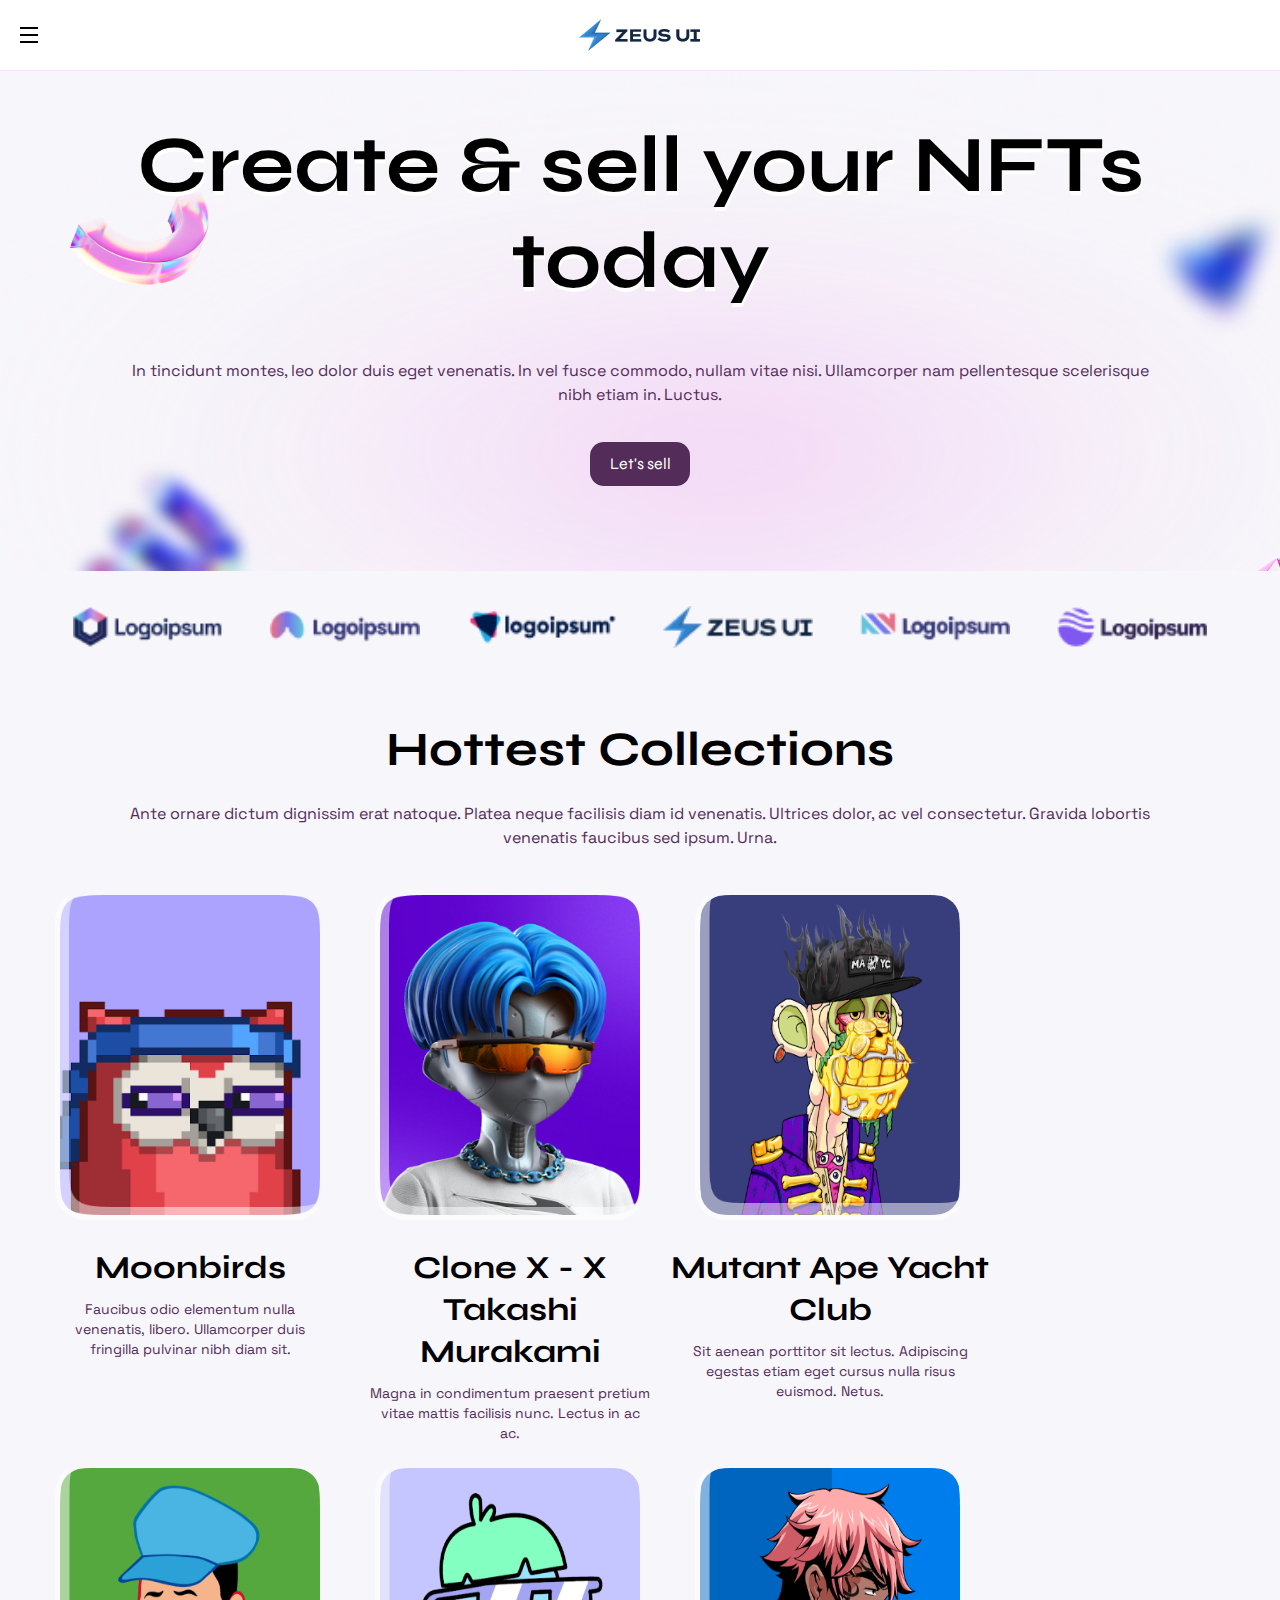
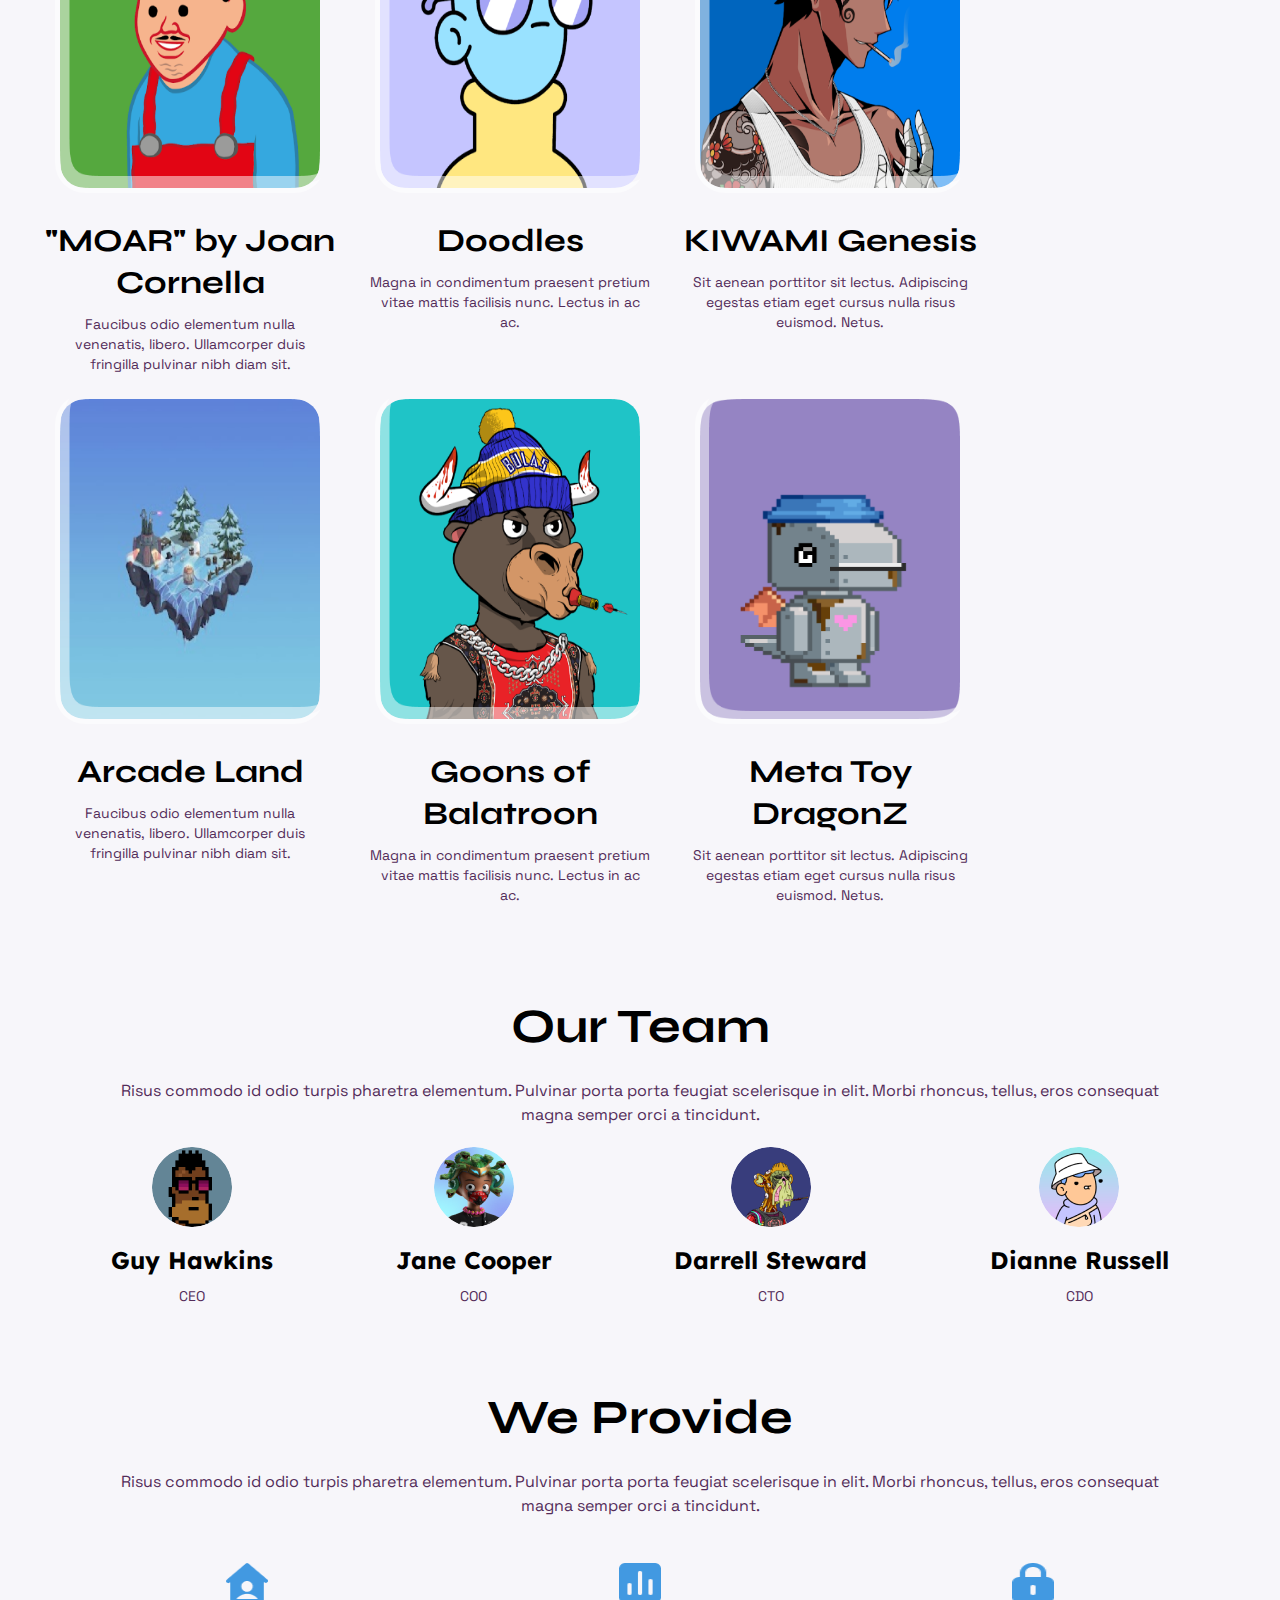
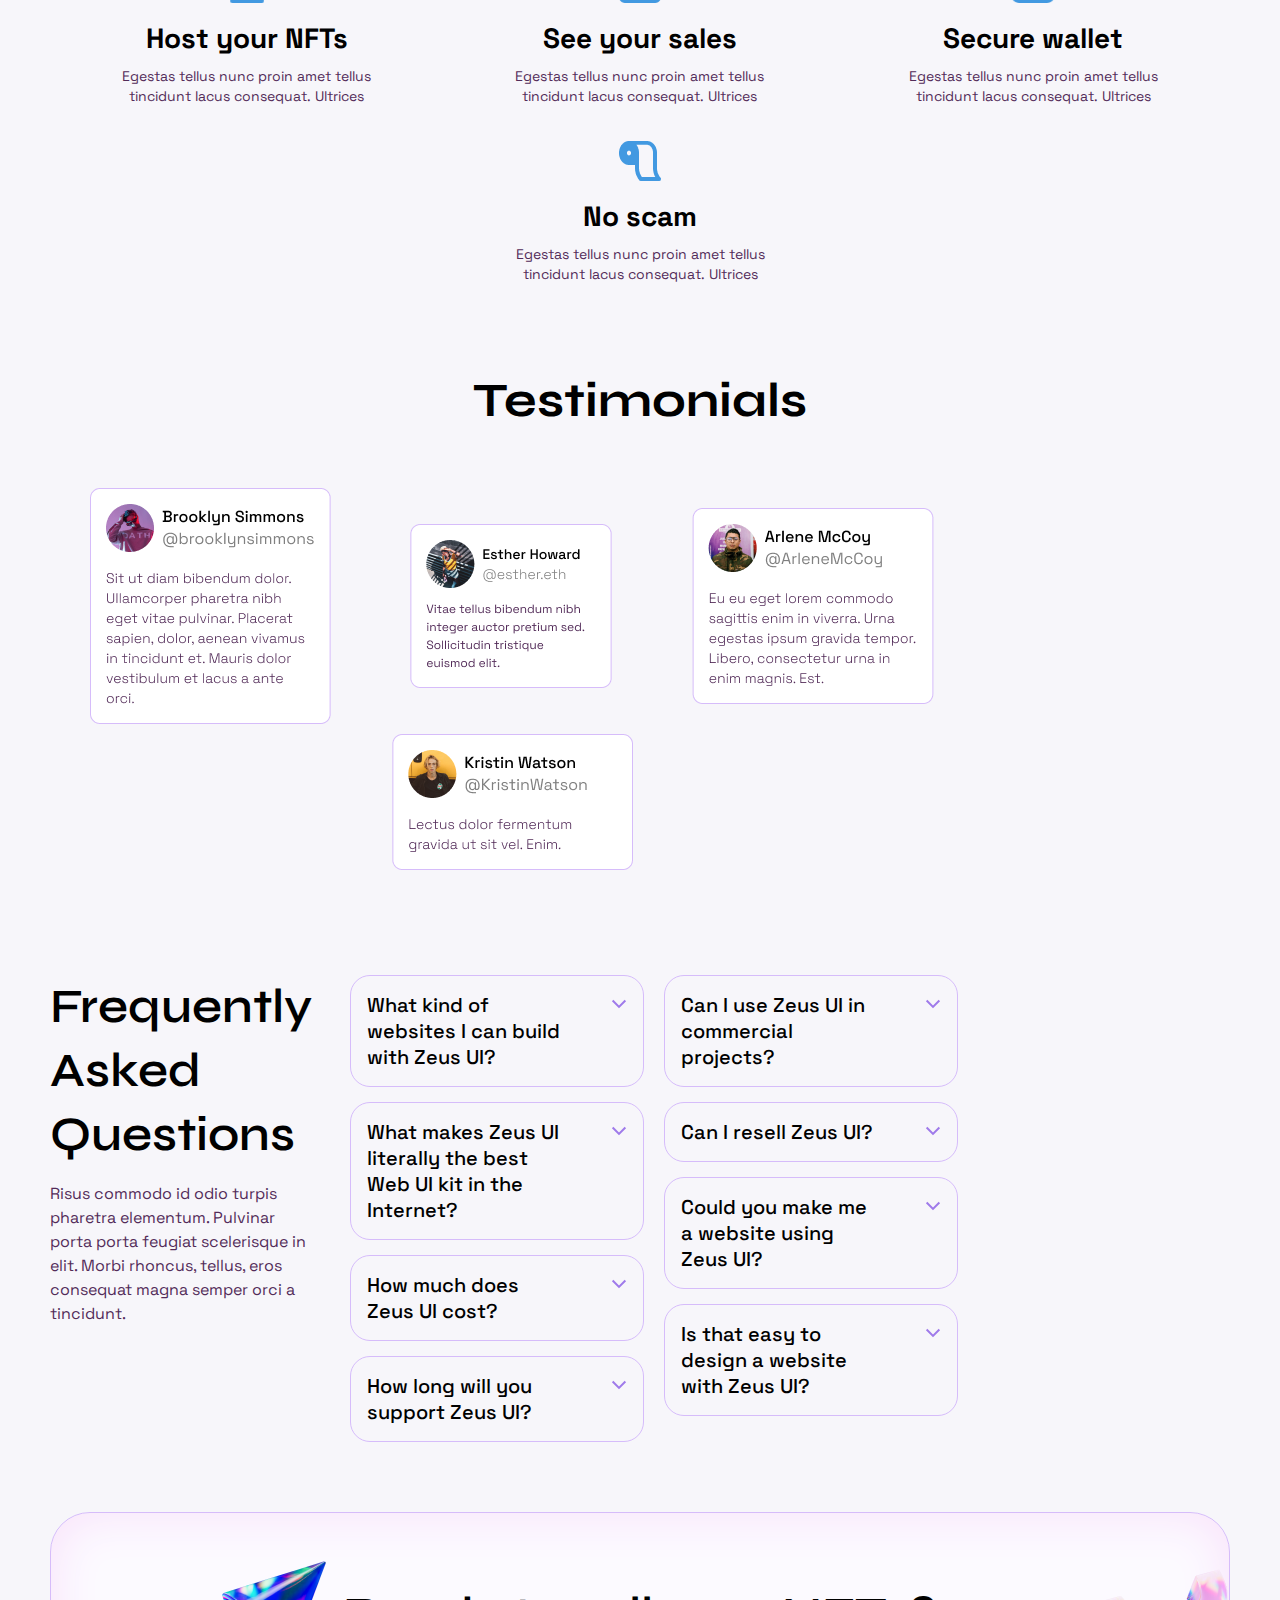
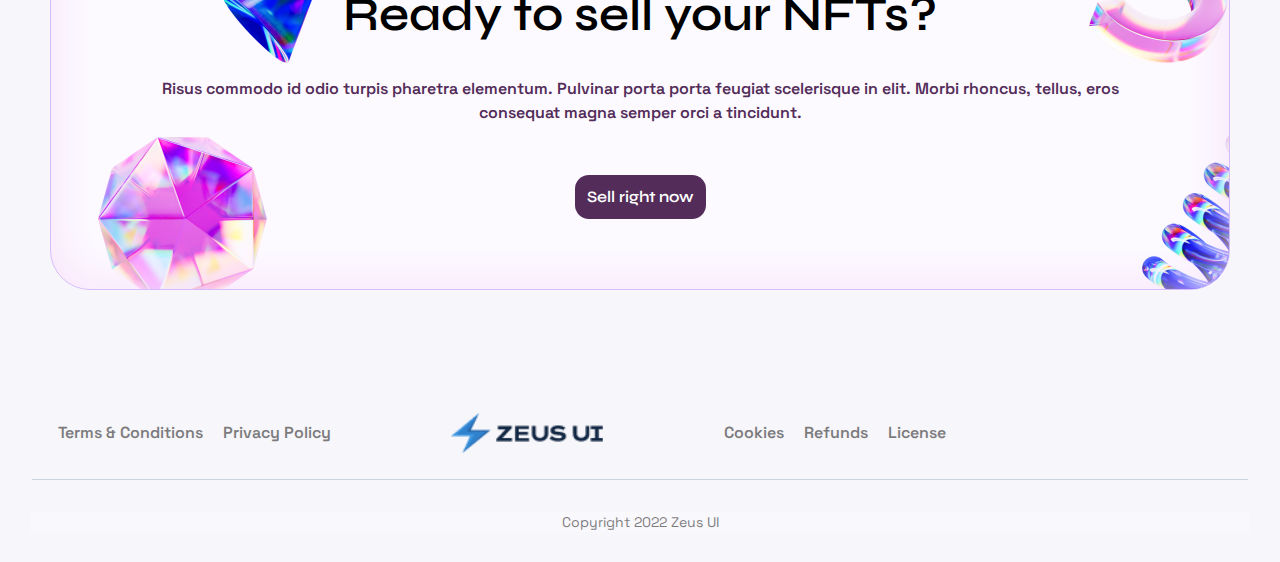
<file: index.html>
<!DOCTYPE html>
<html lang="en">
	<head>
		<title>page 2</title>
		<meta charset="UTF-8" />
		<meta http-equiv="X-UA-Compatible" content="IE=edge" />
		<meta name="viewport" content="width=device-width, initial-scale=1.0" />
		<link href="reset.css" rel="stylesheet" />
		<link href="style.css" rel="stylesheet" />
		<link
			href="https://fonts.googleapis.com/css2?family=Syne&family=Space+Mono&display=swap"
			rel="stylesheet"
		/>
		<link
			href="https://fonts.googleapis.com/css2?family=Space+Grotesk&family=Space+Mono&display=swap"
			rel="stylesheet"
		/>
		<link
			href="https://fonts.googleapis.com/css2?family=Lexend+Deca:wght@300&display=swap"
			rel="stylesheet"
		/>
	</head>

	<body>
		<header class="top_bar">
			<div class="menu_button">
				<div class="menu_button_line"></div>
				<div class="menu_button_line"></div>
				<div class="menu_button_line"></div>
			</div>
			<img src=".\images\main_logo.png" alt="logo" />
		</header>

		<main>
			<section id="banner_main">
				<h1>Create & sell your NFTs today</h1>
				<p>
					In tincidunt montes, leo dolor duis eget venenatis. In vel fusce
					commodo, nullam vitae nisi. Ullamcorper nam pellentesque scelerisque
					nibh etiam in. Luctus.
				</p>
				<button>Let's sell</button>
			</section>

			<section id="logos">
				<img src=".\images\logo_1.png" alt="logo" />
				<img src=".\images\logo_2.png" alt="logo" />
				<img src=".\images\logo_3.png" alt="logo" />
				<img src=".\images\logo_4.png" alt="logo" />
				<img src=".\images\logo_5.png" alt="logo" />
				<img src=".\images\logo_6.png" alt="logo" />
			</section>

			<section id="hottest">
				<h1>Hottest Collections</h1>

					<p class="hottest_p">
						Ante ornare dictum dignissim erat natoque. Platea neque facilisis
						diam id venenatis. Ultrices dolor, ac vel consectetur. Gravida
						lobortis venenatis faucibus sed ipsum. Urna.
					</p>

				<div class="collections">
					<div class="Moonbirds">
						<img src=".\images\moonbirds.png" />
						<h2>Moonbirds</h2>
						<p>
							Faucibus odio elementum nulla venenatis, libero. Ullamcorper duis
							fringilla pulvinar nibh diam sit.
						</p>
					</div>

					<div class="Clone">
						<img src=".\images\clone.png" />
						<h2>Clone X - X Takashi Murakami</h2>
						<p>
							Magna in condimentum praesent pretium vitae mattis facilisis nunc.
							Lectus in ac ac.
						</p>
					</div>


          <div class="Ape">
            <img src=".\images\ape.png" />
            <h2>Mutant Ape Yacht Club</h2>
            <p>
              Sit aenean porttitor sit lectus. Adipiscing egestas etiam eget cursus nulla risus euismod. Netus.
            </p>
          </div>

          <div class="Moar">
            <img src=".\images\moar.png" />
            <h2>"MOAR" by Joan Cornella</h2>
            <p>
              Faucibus odio elementum nulla venenatis, libero. Ullamcorper duis fringilla pulvinar nibh diam sit.
            </p>
          </div>

          <div class="Doodles">
            <img src=".\images\doodles.png" />
            <h2>Doodles</h2>
            <p>
              Magna in condimentum praesent pretium vitae mattis facilisis nunc. Lectus in ac ac.
            </p>
          </div>

          <div class="Genesis">
            <img src=".\images\genesis.png" />
            <h2>KIWAMI Genesis</h2>
            <p>
              Sit aenean porttitor sit lectus. Adipiscing egestas etiam eget cursus nulla risus euismod. Netus.
            </p>
          </div>

          <div class="Arcade">
            <img src=".\images\arcade.png" />
            <h2>Arcade Land</h2>
            <p>
              Faucibus odio elementum nulla venenatis, libero. Ullamcorper duis fringilla pulvinar nibh diam sit.
            </p>
          </div>

          <div class="Goons">
            <img src=".\images\goons.png" />
            <h2>Goons of Balatroon</h2>
            <p>
              Magna in condimentum praesent pretium vitae mattis facilisis nunc. Lectus in ac ac.
          </div>


					<div class="Dragon">
						<img src=".\images\dragon.png" />
						<h2>Meta Toy DragonZ</h2>
						<p>
							Sit aenean porttitor sit lectus. Adipiscing egestas etiam eget
							cursus nulla risus euismod. Netus.
						</p>
					</div>







				</div>
			</section>

			<section id="our_team">
				<h1>Our Team</h1>
				
					<p class="our_team_p">
						Risus commodo id odio turpis pharetra elementum. Pulvinar porta
						porta feugiat scelerisque in elit. Morbi rhoncus, tellus, eros
						consequat magna semper orci a tincidunt.
					</p>
				
				<div class="team">
					<div>
						<img src=".\images\team_1.png" />
						<h3>Guy Hawkins</h3>
						<p>CEO</p>
					</div>
					<div>
						<img src=".\images\team_2.png" />
						<h3>Jane Cooper</h3>
						<p>COO</p>
					</div>
					<div>
						<img src=".\images\team_3.png" />
						<h3>Darrell Steward</h3>
						<p>CTO</p>
					</div>
					<div>
						<img src=".\images\team_4.png" />
						<h3>Dianne Russell</h3>
						<p>CDO</p>
					</div>
				</div>
			</section>

			<section id="we_provide">
				<h1>We Provide</h1>

					<p class="we_provide_p">
						Risus commodo id odio turpis pharetra elementum. Pulvinar porta
						porta feugiat scelerisque in elit. Morbi rhoncus, tellus, eros
						consequat magna semper orci a tincidunt.
					</p>

				<div class="benefits">
					<div class="benefit">
						<img src=".\images\Vector_house.png" />
						<h3>Host your NFTs</h3>
						<p>
							Egestas tellus nunc proin amet tellus tincidunt lacus consequat.
							Ultrices
						</p>
					</div>

					<div class="benefit">
						<img src=".\images\Vector_stats.png" />
						<h3>See your sales</h3>
						<p>
							Egestas tellus nunc proin amet tellus tincidunt lacus consequat.
							Ultrices
						</p>
					</div>

					<div class="benefit">
						<img src=".\images\Vector_lock.png" />
						<h3>Secure wallet</h3>
						<p>
							Egestas tellus nunc proin amet tellus tincidunt lacus consequat. Ultrices
						</p>
					</div>

					<div class="benefit">
						<img src=".\images\Vector_toilet.png" />
						<h3>No scam</h3>
						<p>
							Egestas tellus nunc proin amet tellus tincidunt lacus consequat.
							Ultrices
						</p>
					</div>
				</div>
			</section>

			<section id="testimonials">
				<h1>Testimonials</h1>
				<div class="contain_testimonials">
					<img src=".\images\testimonial_1.png" alt="testimonial" />
					<img src=".\images\testimonial_2.png" alt="testimonial" />
					<img src=".\images\testimonial_3.png" alt="testimonial" />
					<img src=".\images\testimonial_4.png" alt="testimonial" />
				</div>
			</section>

			<section id="questions">
				
				<div class="questions_part1">
				<h1>Frequently Asked Questions</h1>
				<p class="questions_p">
					Risus commodo id odio turpis pharetra elementum. Pulvinar porta porta
					feugiat scelerisque in elit. Morbi rhoncus, tellus, eros consequat
					magna semper orci a tincidunt.
				</p></div>
				<div class="questions_part2">
				<div class="question">
					<p>What kind of websites I can build with Zeus UI?</p>
					<div class="arrow">
						<svg
							width="20"
							height="20"
							viewBox="0 0 20 20"
							fill="none"
							xmlns="http://www.w3.org/2000/svg"
						>
							<path
								d="M6.34317 7.75732L4.92896 9.17154L12 16.2426L19.0711 9.17157L17.6569 7.75735L12 13.4142L6.34317 7.75732Z"
								fill="currentColor"
							/>
						</svg>
					</div>
				</div>

				<div class="question">
					<p>
						What makes Zeus UI literally the best Web UI kit in the Internet?
					</p>
					<div class="arrow">
						<svg
							width="20"
							height="20"
							viewBox="0 0 20 20"
							fill="none"
							xmlns="http://www.w3.org/2000/svg"
						>
							<path
								d="M6.34317 7.75732L4.92896 9.17154L12 16.2426L19.0711 9.17157L17.6569 7.75735L12 13.4142L6.34317 7.75732Z"
								fill="currentColor"
							/>
						</svg>
					</div>
				</div>

				<div class="question">
					<p>How much does Zeus UI cost?</p>
					<div class="arrow">
						<svg
							width="20"
							height="20"
							viewBox="0 0 20 20"
							fill="none"
							xmlns="http://www.w3.org/2000/svg"
						>
							<path
								d="M6.34317 7.75732L4.92896 9.17154L12 16.2426L19.0711 9.17157L17.6569 7.75735L12 13.4142L6.34317 7.75732Z"
								fill="currentColor"
							/>
						</svg>
					</div>
				</div>

				<div class="question">
					<p>How long will you support Zeus UI?</p>
					<div class="arrow">
						<svg
							width="20"
							height="20"
							viewBox="0 0 20 20"
							fill="none"
							xmlns="http://www.w3.org/2000/svg"
						>
							<path
								d="M6.34317 7.75732L4.92896 9.17154L12 16.2426L19.0711 9.17157L17.6569 7.75735L12 13.4142L6.34317 7.75732Z"
								fill="currentColor"
							/>
						</svg>
					</div>
				</div>

				</div>

				<div class="questions_part3">
				<div class="question">
					<p>Can I use Zeus UI in commercial projects?</p>
					<div class="arrow">
						<svg
							width="20"
							height="20"
							viewBox="0 0 20 20"
							fill="none"
							xmlns="http://www.w3.org/2000/svg"
						>
							<path
								d="M6.34317 7.75732L4.92896 9.17154L12 16.2426L19.0711 9.17157L17.6569 7.75735L12 13.4142L6.34317 7.75732Z"
								fill="currentColor"
							/>
						</svg>
					</div>
				</div>

				<div class="question">
					<p>Can I resell Zeus UI?</p>
					<div class="arrow">
						<svg
							width="20"
							height="20"
							viewBox="0 0 20 20"
							fill="none"
							xmlns="http://www.w3.org/2000/svg"
						>
							<path
								d="M6.34317 7.75732L4.92896 9.17154L12 16.2426L19.0711 9.17157L17.6569 7.75735L12 13.4142L6.34317 7.75732Z"
								fill="currentColor"
							/>
						</svg>
					</div>
				</div>

				<div class="question">
					<p>Could you make me a website using Zeus UI?</p>
					<div class="arrow">
						<svg
							width="20"
							height="20"
							viewBox="0 0 20 20"
							fill="none"
							xmlns="http://www.w3.org/2000/svg"
						>
							<path
								d="M6.34317 7.75732L4.92896 9.17154L12 16.2426L19.0711 9.17157L17.6569 7.75735L12 13.4142L6.34317 7.75732Z"
								fill="currentColor"
							/>
						</svg>
					</div>
				</div>

				<div class="question">
					<p>Is that easy to design a website with Zeus UI?</p>
					<div class="arrow">
						<svg
							width="20"
							height="20"
							viewBox="0 0 20 20"
							fill="none"
							xmlns="http://www.w3.org/2000/svg"
						>
							<path
								d="M6.34317 7.75732L4.92896 9.17154L12 16.2426L19.0711 9.17157L17.6569 7.75735L12 13.4142L6.34317 7.75732Z"
								fill="currentColor"
							/>
						</svg>
					</div>
				</div>

			</div>
			</section>

			<section id="ready">
				<div class="ready_title">
					<h1>Ready to sell your NFTs?</h1>
				</div>
					<p>
						Risus commodo id odio turpis pharetra elementum. Pulvinar porta
						porta feugiat scelerisque in elit. Morbi rhoncus, tellus, eros
						consequat magna semper orci a tincidunt.
					</p>

				<button>Sell right now</button>
			</section>
		</main>

		<footer>

			<div class="logo_extra">

			<img class="end_logo" src=".\images\main_logo.png" alt="logo" />

			<div class="extra">
				<div class="extra_items_mobile">
					<div class="item">About us</div>
					<div class="item">Activity</div>
					<div class="item">Team</div>
					<div class="item">License</div>
					<div class="item">Careers</div>
					<div class="item">Refunds</div>
					<div class="item">Socials</div>
					<div class="item">Cookies</div>
				</div>

				<div class="extra_items">
					<div class="item">Terms & Conditions</div>
					<div class="item">Privacy Policy</div>
					<img class="end_logo_desktop" src=".\images\main_logo.png" alt="logo" />
					<div class="item">Cookies</div>
					<div class="item">Refunds</div>
					<div class="item">License</div>
				</div>
			</div>

</div>
			<div class="copyright">
				<p>Copyright 2022 Zeus UI</p>
			</div>
		</footer>
	</body>
</html>
</file>
<file: style.css>
body {
	box-sizing: border-box;
	background-color: #f7f6fa;

	display: flex;
	flex-direction: column;
	text-align: center;
	align-items: center;

	justify-content: center;
}

.container {
	max-width: 100%;
}

.menu_button {
	position: absolute;
	height: 20px;
	width: 20px;
	border-radius: 0px;

	display: flex;
	flex-direction: column;
	justify-content: space-around;
	align-content: center;
	left: 20px;
}

.menu_button_line {
	height: 2px;
	width: 18px;
	background-color: #000;
}

.top_bar {
	position: relative;
	height: 70px;
	width: 100%;
	display: flex;
	flex-direction: row;
	align-items: center;
	justify-content: center;

	background: #ffffff;
	border-bottom: 1px solid #f8e0fb;
}

#banner_main {
	padding: 16px 0px 70px;
	background-image: url("./images/background.jpeg");
}

#banner_main h1 {
	font-family: "Syne", sans-serif;
	color: black;
	font-size: 36px;
	font-weight: 700;
	font-style: normal;
	line-height: 56px;
	letter-spacing: 0px;
	text-align: center;
	padding: 30px 0px;
	text-shadow: 1px 4px #ffffff;
}

#banner_main p {
	font-family: "Space Grotesk";

	font-size: 16px;
	font-weight: 400;
	line-height: 24px;
	letter-spacing: 0px;
	text-align: center;
	color: #532c59;
	padding: 20px;
}

#banner_main button {
	font-family: "Syne", sans-serif;
	color: #ffffff;
	font-size: 16px;
	line-height: 20px;
	font-weight: 700px;

	background-color: #532c59;
	border-color: transparent;
	border-radius: 14px;
	width: 100px;

	padding: 12px;
	margin: 15px;
}

#logos {
	display: flex;
	flex-direction: row;
	flex-wrap: wrap;

	justify-content: space-around;
	align-content: center;
	align-items: center;
	padding: 10px 0 50px;
}

#hottest {
	font-family: "Syne", sans-serif;
	color: black;
	font-size: 36px;
	font-weight: 700;
	line-height: 48px;
	letter-spacing: 0px;
	text-align: center;
	padding: 0 16px 20px;
}

.hottest_p {
	font-family: "Space Grotesk";
	font-size: 14px;
	font-weight: 400;
	line-height: 20px;
	letter-spacing: 0px;
	text-align: center;
	color: #532c59;
	margin-bottom: 20px;

	padding: 10px;
}

.collections {
	display: flex;
	flex-direction: row;
	flex-wrap: wrap;
}

.collections h2 {
	font-family: "Syne";
	font-size: 24px;
	font-weight: 600;
	line-height: 32px;
	letter-spacing: 0px;
	text-align: center;
	color: black;
	margin-bottom: 10px;
	margin-top: 0;
}

.collections p {
	font-family: "Space Grotesk";
	font-size: 12px;
	font-weight: 400;
	line-height: 18px;
	letter-spacing: 0px;
	text-align: center;
	padding: 0 0 30px;
	color: #532c59;
}

.collections img {
	height: 396px;
	width: 288px;

	border-radius: 30px;

	box-shadow: inset 10px -10px 0px rgba(255, 255, 255, 0.5);
	border-radius: 30px;

	margin-bottom: 0;
}

.Ape,
.Moar,
.Doodles,
.Genesis,
.Arcade,
.Goons {
	display: none;
}

#our_team {
	font-family: "Syne", sans-serif;
	font-size: 36px;
	font-weight: 700;
	line-height: 48px;
	letter-spacing: 0px;
	text-align: center;
	color: black;
	text-align: center;

	padding: 20px 16px 20px;
}

.our_team_p {
	font-family: "Space Grotesk";
	font-size: 14px;
	font-weight: 400;
	line-height: 20px;
	letter-spacing: 0px;
	text-align: center;
	color: #532c59;
	padding: 20px 0 25px;
}

.team {
	display: flex;
	flex-direction: row;
	flex-wrap: wrap;

	justify-content: space-around;
	align-content: center;
	align-items: center;
}

.team h3 {
	font-family: "Lexend Deca";
	font-size: 20px;
	font-weight: 500px;
	line-height: 26px;
	letter-spacing: 0px;
	text-align: center;
	color: black;
}

.team p {
	font-family: "Space Grotesk";
	font-size: 14px;
	font-weight: 400;
	line-height: 20px;
	letter-spacing: 0px;
	text-align: center;
	color: #532c59;
	padding: 10px;
}

.team img {
	height: 80px;
	width: 80px;

	border-radius: 99px;
}

#we_provide {
	display: flex;
	flex-direction: column;
	align-content: center;

	font-family: "Syne", sans-serif;
	color: black;
	font-size: 36px;
	font-weight: 700;
	line-height: 48px;
	letter-spacing: 0px;
	text-align: center;
	padding: 20px 16px 20px;
}

.we_provide_p {
	font-family: "Space Grotesk";
	font-size: 14px;
	font-weight: 400;
	line-height: 20px;
	letter-spacing: 0px;
	text-align: center;
	color: #532c59;
}

.benefits {
	display: flex;
	flex-direction: row;
	flex-wrap: wrap;

	justify-content: space-around;
	align-content: center;
	align-items: center;
}

.benefits img {
	height: 40px;
	width: 42px;
	left: 3px;
	top: 4px;

	border-radius: 0px;
	margin-top: 25px;
}

.benefits h3 {
	font-family: "Space Grotesk";
	font-size: 20px;
	font-weight: 500;
	line-height: 26px;
	letter-spacing: 0px;
	text-align: center;
	color: #000;
}

.benefits p {
	font-family: "Space Grotesk";
	color: #532c59;
	font-size: 12px;
	font-weight: 400;
	line-height: 18px;
	letter-spacing: 0px;
	text-align: center;
}

#testimonials {
	font-family: "Syne", sans-serif;
	color: black;
	font-size: 36px;
	font-weight: 700;
	line-height: 48px;
	letter-spacing: 0px;
	text-align: center;

	margin-top: 40px;
	width: 100vw;
	overflow: hidden;
}

.contain_testimonials {
	display: flex;
	flex-direction: row;
	flex-wrap: wrap;

	justify-content: space-around;
	align-content: center;
	align-items: center;

	margin-top: 20px;
	width: 715px;
	margin-left: -189px;
}

.contain_testimonials img {
	margin: 5px;
}

#questions {
	padding: 40px 16px 20px;
	display: flex;
	flex-direction: column;
}

#questions h1 {
	font-family: "Syne";
	font-size: 36px;
	font-weight: 600;
	line-height: 48px;
	letter-spacing: 0px;
	text-align: center;
	margin: 20px;
}

.questions_p {
	font-family: "Space Grotesk";
	font-size: 14px;
	font-weight: 400;
	line-height: 20px;
	letter-spacing: 0px;
	text-align: center;
	color: #532c59;
}

.question {
	display: flex;
	flex-direction: row;
	justify-content: space-between;

	border: 1px solid #d6bcfa;
	border-radius: 20px;

	padding: 16px;
	margin: 15px 0 0;
}

.question p {
	font-family: "Space Grotesk";
	font-size: 16px;
	font-weight: 500;
	line-height: 20px;
	text-align: left;
	color: #000;

	padding-right: 40px;
}

.arrow {
	color: #9f7aea;
	width: 20px;
	height: 20px;
}

#ready {
	font-family: "Syne";
	font-size: 36px;
	font-weight: 700;
	line-height: 48px;
	letter-spacing: 0px;
	text-align: center;
	align-content: center;

	border: 1px solid #d6bcfa;
	border-radius: 40px;
	box-shadow: inset 0px 0px 50px #f8e0fa;
	background: #fcfaff;
	padding: 16px;
	margin: 20px 10px 20px;
}

#ready p {
	font-family: "Space Grotesk";
	font-size: 12px;
	font-weight: 400;
	line-height: 18px;
	letter-spacing: 0px;
	text-align: center;
	color: #532c59;

	margin: 10px;
}

#ready button {
	font-family: "Syne", sans-serif;
	color: #ffffff;
	font-size: 16px;
	line-height: 20px;
	font-weight: 700px;

	background-color: #532c59;
	border-color: transparent;
	border-radius: 14px;

	padding: 12px;
}

footer {
	padding-top: 50px;
	width: 100%;
}

.extra {
	margin: 16px;
	border-top: 1px solid #ccd5df;
	border-bottom: 1px solid #ccd5df;
}

.extra_items_mobile {
	display: flex;
	flex-direction: row;
	flex-wrap: wrap;
	justify-content: space-around;

	font-family: "Space Grotesk";
	font-size: 16px;
	font-weight: 600;
	line-height: 40px;
	opacity: 50%;
}

.item {
	padding: 10px 30px;
}

.extra_items {
	display: none;
}

.copyright {
	display: flex;
	flex-direction: column;
	align-items: center;
	justify-content: flex-start;

	font-family: "Space Grotesk";
	opacity: 50%;
	font-size: 14px;
	line-height: 20px;
	background: #fcfaff;
	margin: 30px;
}









@media (min-width: 768px) {
	#banner_main {
		padding: 16px 32px 70px;
		background-image: url("./images/Tablet\ Hero\ Background.png");
	}

	#banner_main h1 {
		font-size: 72px;
		line-height: 88px;
	}

	#banner_main p {
		font-family: "Space Grotesk";

		font-size: 16px;
		font-weight: 400;
		line-height: 24px;

		padding: 20px 32px 20px;
	}

	#logos {
		display: flex;
		flex-direction: row;
		flex-wrap: wrap;

		justify-content: space-around;
		align-content: center;
		align-items: center;
		padding: 35px 150px;
	}

	#logos img {
		width: 150px;
	}

	#hottest {
		font-family: "Syne", sans-serif;
		color: black;
		font-size: 40px;
		font-weight: 700;
		line-height: 56px;
		letter-spacing: 0px;
		text-align: center;
		padding: 35px 32px;
	}

	.hottest_p {
		font-family: "Space Grotesk";
		font-size: 16px;
		font-weight: 400;
		line-height: 24px;
		letter-spacing: 0px;
		text-align: center;
		color: #532c59;
		margin-bottom: 20px;

		padding: 20px 0;
	}

	.collections {
		display: flex;
		flex-direction: row;
		flex-wrap: wrap;
	}

	.collections h2 {
		font-family: "Syne";
		font-size: 24px;
		font-weight: 700;
		line-height: 32px;
		letter-spacing: 0px;
		text-align: center;
		color: black;

		margin-bottom: 10px;
		margin-top: 0;
		padding: 10px 0 0;
		width: 230px;
	}

	.collections p {
		font-family: "Space Grotesk";
		font-size: 14px;
		font-weight: 400;
		line-height: 20px;
		letter-spacing: 0px;
		text-align: center;
		padding: 0 0 30px;
		color: #532c59;
		width: 230px;
	}

	.collections img {
		height: 280px;
		width: 220px;

		border-radius: 30px;

		box-shadow: inset 10px -10px 0px rgba(255, 255, 255, 0.5);
		border-radius: 30px;

		margin-bottom: 0;
		padding: 5px;
	}

	.Ape,
	.Moar,
	.Doodles,
	.Genesis {
		display: block;
	}

	.Arcade,
	.Goons,
	.Dragon {
		display: none;
	}

	#our_team {
		font-size: 40px;
		font-weight: 700;
		line-height: 56px;
		padding: 35px 32px;
	}

	.our_team_p {
		font-size: 16px;
		line-height: 24px;
		padding: 20px 0;
	}

	.team h3 {
		font-size: 24px;
		font-weight: 500px;
		line-height: 32px;
	}

	.team p {
		font-size: 14px;
		line-height: 20px;
	}

	#we_provide {
		font-size: 40px;
		font-weight: 700;
		line-height: 56px;
		padding: 35px 32px;
	}

	.we_provide_p {
		font-size: 16px;
		line-height: 24px;
		padding: 20px 0;
	}

	.benefit {
		width: 300px;
	}

	.benefits h3 {
		font-size: 28px;
		font-weight: 700;
		line-height: 36px;
	}

	.benefits p {
		font-size: 14px;
		line-height: 20px;
	}

	#testimonials {
		font-family: "Syne", sans-serif;
		color: black;
		font-size: 36px;
		font-weight: 700;
		line-height: 48px;
		letter-spacing: 0px;
		text-align: center;

		margin-top: 40px;
		width: 100vw;
		overflow: hidden;
	}

	.contain_testimonials {
		display: flex;
		flex-direction: row;
		flex-wrap: wrap;

		justify-content: space-around;
		align-content: center;
		align-items: center;

		margin: 20px;
		width: 715px;
	}

	#questions {
		padding: 16px;
		display: flex;
		flex-direction: row;
		flex-wrap: wrap;
		padding: 35px 32px;
	}

	.questions_part1 {
		width: 300px;
		margin-right: 20px;
	}

.questions_part3 {
	
	padding-left: 320px;
}

	#questions h1 {
		font-size: 40px;
		font-weight: 600;
		line-height: 56px;
		text-align: left;
		margin: 15px 0;
	}

	.questions_p {
		font-size: 16px;
		font-weight: 400;
		line-height: 24px;
		text-align: left;
	}

	.question {
		width: 300px;
		margin-left: 20px;
	}

	.question p {
		font-size: 20px;
		font-weight: 500;
		line-height: 26px;
	}

	#ready {
		margin: 32px;
		background-image: url("./images/Tablet\ Ready\ Background.png");
		padding: 16px 120px 16px;
	}

	footer {
		padding-top: 30px;
	}



	.logo_extra {
		display: flex;
		flex-direction: row;
		align-items: center;
		border-bottom: 1px solid #ccd5df;
		margin: 32px;
	}

	.extra {
		margin: 16px;
		border-top: none;
		border-bottom: none;
	}

	.end_logo {
		height: 30px;
	}

	.extra_items {
		display: flex;
		flex-direction: row;
		flex-wrap: wrap;
		justify-content: space-around;

		font-family: "Space Grotesk";
		font-size: 16px;
		font-weight: 600;
		line-height: 40px;
	
	}

	.item {
		padding: 10px;
		opacity: 50%;
	}

	.extra_items_mobile {
		display: none;
	}

	.end_logo_desktop {
		display: none;
	}
}






@media (min-width: 1024px) {
	#banner_main {
		padding: 16px 120px 70px;
		background-image: url("./images/Desktop\ Hero\ Background.png");
	}

	#banner_main h1 {
		font-size: 80px;
		line-height: 96px;
	}

	#banner_main p {
		font-family: "Space Grotesk";

		font-size: 16px;
		font-weight: 400;
		line-height: 24px;

		padding: 20px 0;
	}

	#logos {
		display: flex;
		flex-direction: row;
		flex-wrap: wrap;

		justify-content: space-around;
		align-content: center;
		align-items: center;
		padding: 35px 50px;
	}

	#logos img {
		width: 150px;
	}

	#hottest {
		font-size: 48px;
		font-weight: 700;
		line-height: 64px;
		padding: 35px 30px ;
	}

	.hottest_p {
		font-size: 16px;
		font-weight: 400;
		line-height: 24px;
		padding: 20px 90px;
	}

	.collections {
		display: flex;
		flex-direction: row;
		flex-wrap: wrap;
	}

	.collections h2 {
		font-family: "Syne";
		font-size: 32px;
		font-weight: 700;
		line-height: 42px;
		letter-spacing: 0px;
		text-align: center;
		color: black;
		margin-bottom: 10px;
		margin-top: 0;
		width: 320px;
	}

	.collections p {
		font-size: 14px;
		line-height: 20px;
		color: #532c59;
		width: 280px;
		padding: 0;
		margin: 0 20px 20px;
	}

	#hottest img {
		height: 320px;
		width: 260px;

		border-radius: 30px;

		box-shadow: inset 10px -10px 0px rgba(255, 255, 255, 0.5);
		border-radius: 30px;
	}

	.Ape,
	.Moar,
	.Doodles,
	.Genesis,
	.Arcade,
	.Goons,
	.Dragon {
		display: block;
	}

	#our_team {
		font-size: 48px;
		font-weight: 700;
		line-height: 64px;
		padding: 35px 50px;
	}
	.our_team_p {
		font-size: 16px;
		line-height: 24px;
		padding: 20px 70px;
	}

	.team h3 {
		font-size: 24px;
		font-weight: 500px;
		line-height: 32px;
	}

	.team p {
		font-size: 14px;
		line-height: 20px;
	}

	#we_provide {
		font-size: 48px;
		font-weight: 700;
		line-height: 64px;
		padding: 35px 50px;
	}

	.we_provide_p {
		font-size: 16px;
		line-height: 24px;
		padding: 20px 70px;
	}

	.benefit {
		width: 300px;
	}

	.benefits h3 {
		font-size: 28px;
		font-weight: 700;
		line-height: 36px;
	}

	.benefits p {
		font-size: 14px;
		line-height: 20px;
		padding: 10px 0;
	}

	#testimonials {
		font-family: "Syne", sans-serif;
		color: black;
		font-size: 48px;
		font-weight: 700;
		line-height: 64px;
		letter-spacing: 0px;
		text-align: center;

		margin-top: 40px;
		width: 100vw;
		overflow: hidden;
	}

	.contain_testimonials {
		display: flex;
		flex-direction: row;
		flex-wrap: wrap;

		justify-content: space-around;
		align-content: center;
		align-items: center;

		margin: 50px;
		width: 924px;
	}

	#questions {
		padding: 16px;
		display: flex;
		flex-direction: row;
		padding: 35px 50px;
	}

	.questions_part1 {
		width: 260px;
	}

	.questions_part3 {
		padding-left: 0px;
	}

	#questions h1 {
		font-size: 48px;
		font-weight: 600;
		line-height: 64px;
		text-align: left;
		margin: 15px 0;
	}

	.questions_p {
		font-size: 16px;
		font-weight: 400;
		line-height: 24px;
		text-align: left;
	}

	.question {
		width: 260px;
		margin-left: 20px;
	}

	.question p {
		font-size: 20px;
		font-weight: 500;
		line-height: 26px;
	}

	#ready {
		background-image: url("./images/Desktop\ Ready\ Background.png");

		font-size: 48px;
		font-weight: 600;
		line-height: 64px;

		margin: 35px 50px;
		padding: 70px;
	}

	#ready p {
		font-size: 16px;
		font-weight: 600;
		line-height: 24px;
		padding: 20px;
	}

	.logo_extra {
		display: flex;
		flex-direction: row;
		align-items: center;
		border-bottom: 1px solid #ccd5df;
		margin: 32px;
	}


	.end_logo {
		display: none;
	}

	.extra {
		margin: 16px;
		border-top: none;
		border-bottom: none;
	}

	.extra_items {
		display: flex;
		flex-direction: row;
		flex-wrap: wrap;
		justify-content: space-around;
		align-items: center;

		font-family: "Space Grotesk";
		font-size: 16px;
		font-weight: 600;
		line-height: 40px;
	
	}

	.item {
		padding: 10px;
		opacity: 50%;
	}

	.end_logo_desktop {
		display: block;
		height: 40px;
		padding: 0 110px 0 ;

	}

}
</file>
